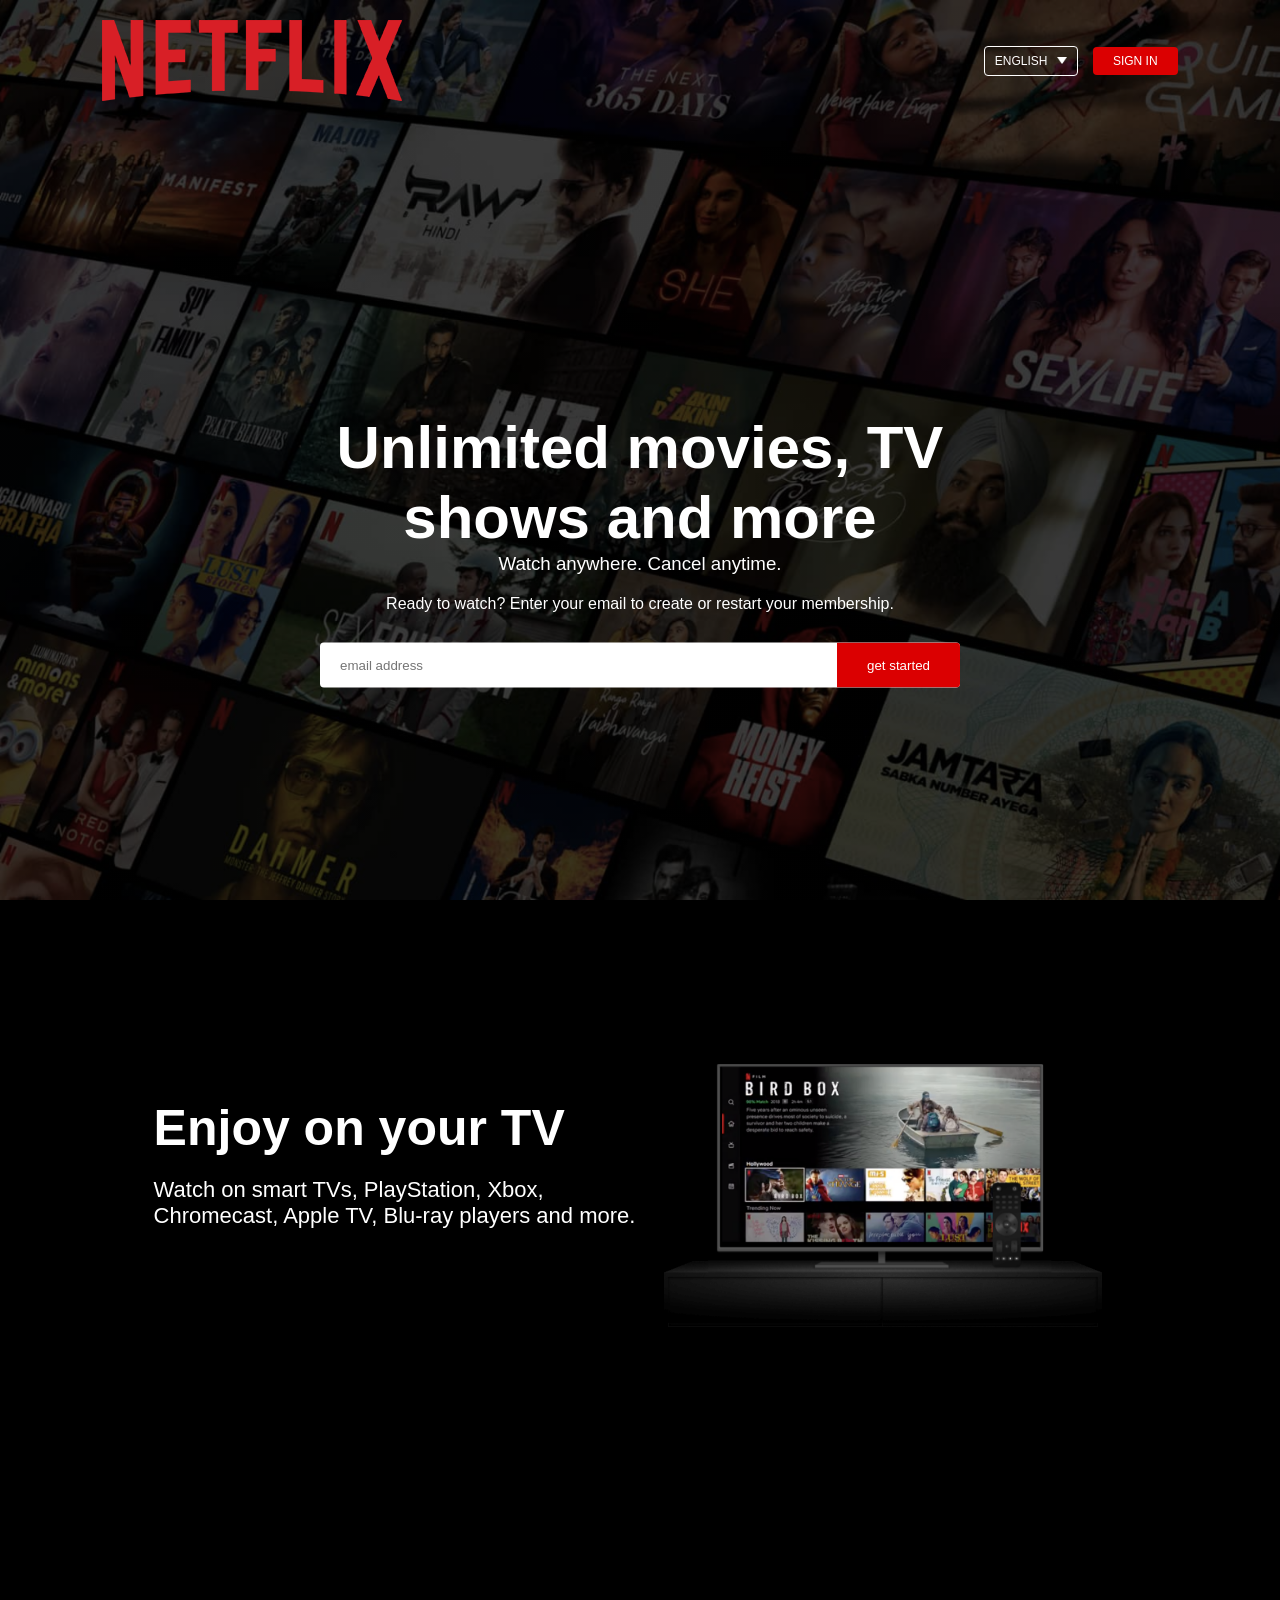
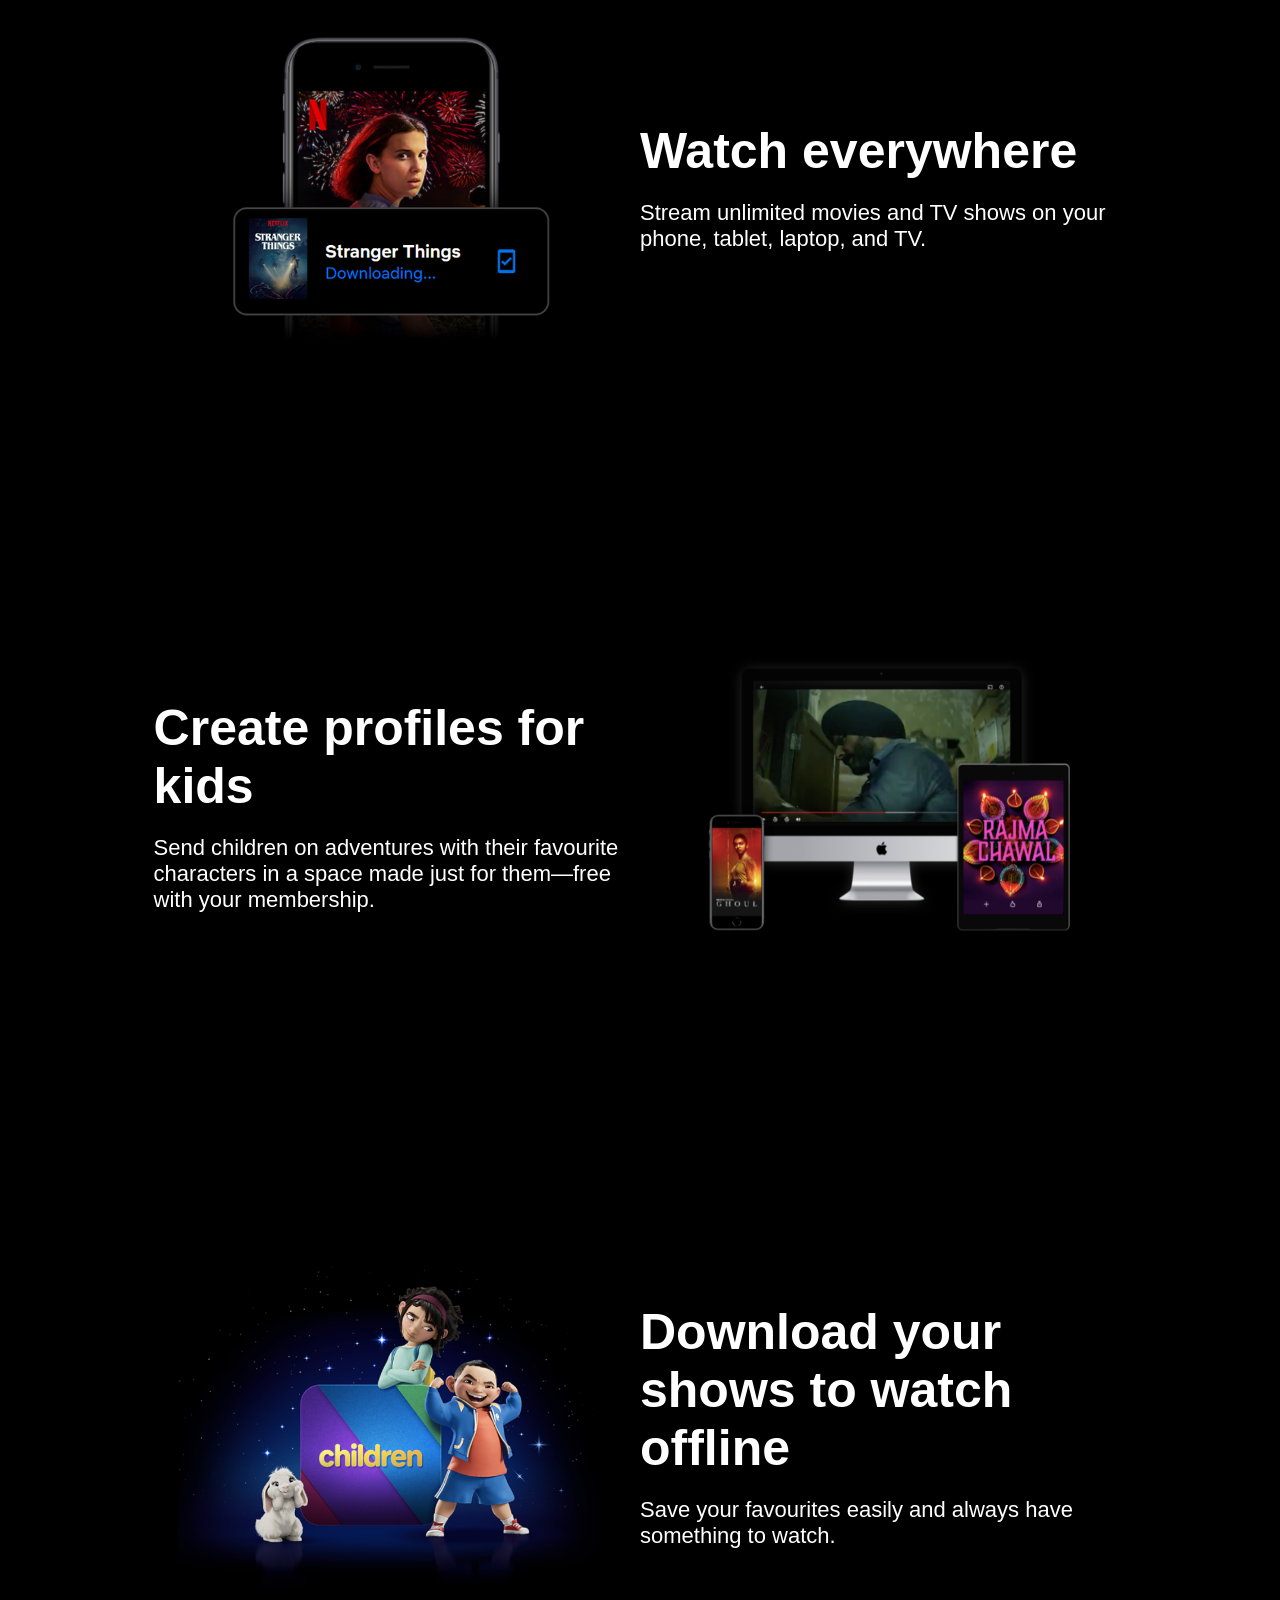
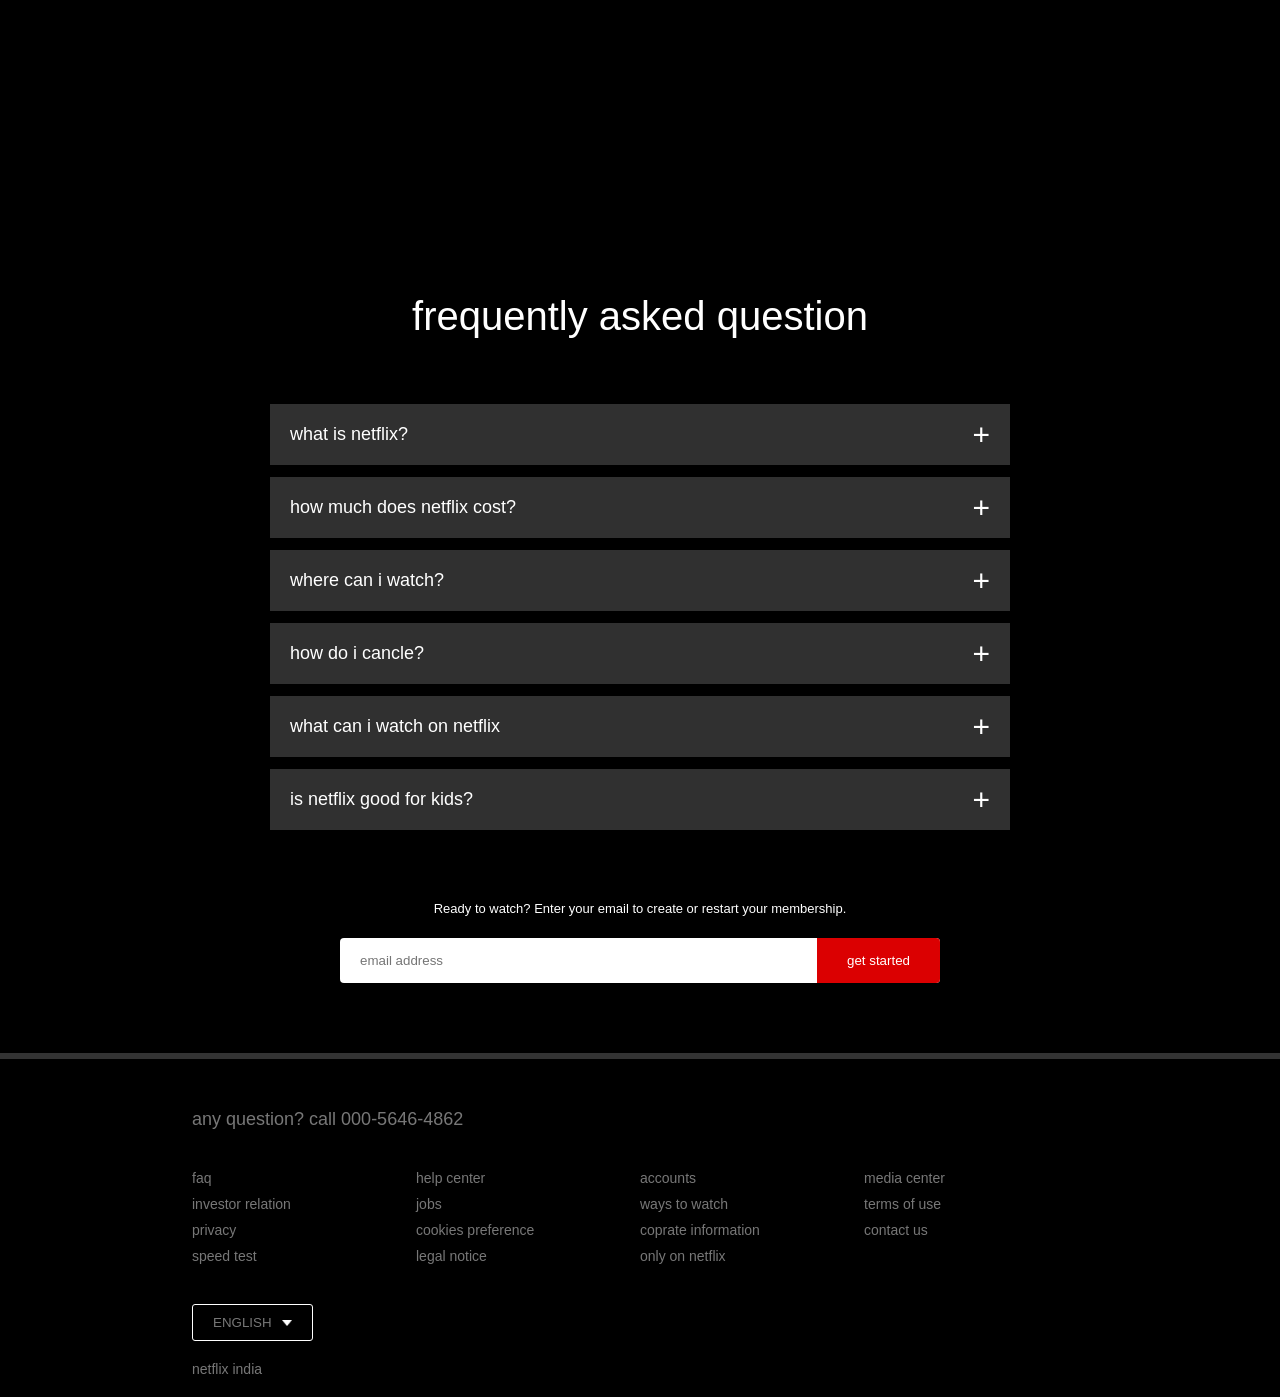
<file: index.html>
<!DOCTYPE html>
<html>
<head>
  <meta name="viewport" content="width=device-width, initial-scale=1.0">
  <title>netflix website clonel-easy tutrial</title>
  <link rel="stylesheet" href="style.css">
</head>
<body>
    <div
     class="header">
     <nav>
      <img src="./component/logo.png" class="logo">
      <div>
        <button type="menu" class="language-btn">ENGLISH <img src="./component/down-icon.png" alt=""></button>
        <button>SIGN IN</button>
      </div>
     </nav>
     <div class="header-content">
      <h1>Unlimited movies, TV shows and more</h1>
      <h3>Watch anywhere. Cancel anytime.</h3>
      <ph>Ready to watch? Enter your email to create or restart your membership.
      </ph>
      <form class="email-signup">
        <input type="emial" placeholder="email address" required>
        <button type="submit">get started</button>
      </form>
     </div>

    </div>
    <div class="feature">
    <div class="row">
      <div class="text-call">
      <h2>Enjoy on your TV</h2>
      <ph>Watch on smart TVs, PlayStation, Xbox, Chromecast, Apple TV, Blu-ray players and more.</ph>
    </div>
    <div class="img-call">
      <img src="./component/feature-1.png">
    </div>
    </div>
    <div class="row">
      <div class="img-call">
        <img src="./component/feature-2.png">
      </div>
      <div class="text-call">
      <h2>Watch everywhere</h2>
      <ph>Stream unlimited movies and TV shows on your phone, tablet, laptop, and TV.</ph>
    </div>
    </div>
    <div class="row">
      <div class="text-call">
      <h2>Create profiles for kids</h2>
      <ph>Send children on adventures with their favourite characters in a space made just for them—free with your membership.</ph>
    </div>
    <div class="img-call">
      <img src="./component/feature-3.png">
    </div>
    </div><div class="row">
      <div class="img-call">
        <img src="./component/feature-4.png">
      </div>
      <div class="text-call">
      <h2>Download your shows to watch offline</h2>
      <ph>Save your favourites easily and always have something to watch.</ph>
    </div>
    
    </div>
    
    </div>
    <div class="faq">
      <h2>frequently asked question</h2>
      <ul class="accordion">
        
        <li>
          <input type="radio" name="accordion" id="first">
          <label for="first">what is netflix?</label>
          <div class="content">
            <p></p>netflix is a streaming service that offers a wide variety of award-winning TV shows, movies, anime, documentaries and more – on thousands of internet-connected devices.You can watch as much as you want, whenever you want, without a single ad – all for one low monthly price. There's always something new to discover, and new TV shows and movies are added every week!</p>
          </div>

        </li>
        <li>
          <input type="radio" name="accordion" id="second">
          <label for="second">how much does netflix cost?</label>
          <div class="content">
            <p></p>Watch Netflix on your smartphone, tablet, Smart TV, laptop, or streaming device, all for one fixed monthly fee. Plans range from ₹ 149 to ₹ 649 a month. No extra costs, no contracts.</p>
          </div>

        </li>
        <li>
          <input type="radio" name="accordion" id="third">
          <label for="third">where can i watch?</label>
          <div class="content">
            <p></p>Watch anywhere, anytime. Sign in with your Netflix account to watch instantly on the web at netflix.com from your personal computer or on any internet-connected device that offers the Netflix app, including smart TVs, smartphones, tablets, streaming media players and game consoles.

            You can also download your favourite shows with the iOS, Android, or Windows 10 app. Use downloads to watch while you're on the go and without an internet connection. Take Netflix with you anywhere</p>
          </div>

        </li>
        <li>
          <input type="radio" name="accordion" id="four">
          <label for="four">how do i cancle?</label>
          <div class="content">
            <p></p>Netflix is flexible. There are no annoying contracts and no commitments. You can easily cancel your account online in two clicks. There are no cancellation fees – start or stop your account anytime</p>
          </div>

        </li>
        <li>
          <input type="radio" name="accordion" id="fifth">
          <label for="fifth">what can i watch on netflix</label>
          <div class="content">
            <p></p>Netflix has an extensive library of feature films, documentaries, TV shows, anime, award-winning Netflix originals, and more. Watch as much as you want, anytime you want.</p>
          </div>

        </li>
        <li>
          <input type="radio" name="accordion" id="sixth">
          <label for="sixth">is netflix good for kids?</label>
          <div class="content">
            <p></p>The Netflix Kids experience is included in your membership to give parents control while kids enjoy family-friendly TV shows and films in their own space.

            Kids profiles come with PIN-protected parental controls that let you restrict the maturity rating of content kids can watch and block specific titles you don’t want kids to see.</p>
          </div>

        </li>
      </ul>
      <small>Ready to watch? Enter your email to create or restart your membership.</small>
      <form class="email-signup">
        <input type="emial" placeholder="email address" required>
        <button type="submit">get started</button>
      </form>
    </div>
    <div class="footer">
      <h2>any question? call 000-5646-4862</h2>
      <div class="row">
        <div class="col">
          <a href="#">faq</a>
          <a href="#">investor relation</a>
          <a href="#">privacy</a>
          <a href="#">speed test</a>
        </div>
        <div class="col">
          <a href="#">help center</a>
          <a href="#">jobs</a>
          <a href="#">cookies preference</a>
          <a href="#">legal notice</a>
        </div><div class="col">
          <a href="#">accounts</a>
          <a href="#">ways to watch</a>
          <a href="#">coprate information</a>
          <a href="#">only on netflix</a>
        </div><div class="col">
          <a href="#">media center</a>
          <a href="#">terms of use </a>
          <a href="#">contact us</a>
          
        </div>
      </div>
      <button class="language-btn">ENGLISH <img src="./component/down-icon.png" alt=""></button>
    <p class="copyright-text">netflix india</p>
    </div>
</body>
</html>
</file>
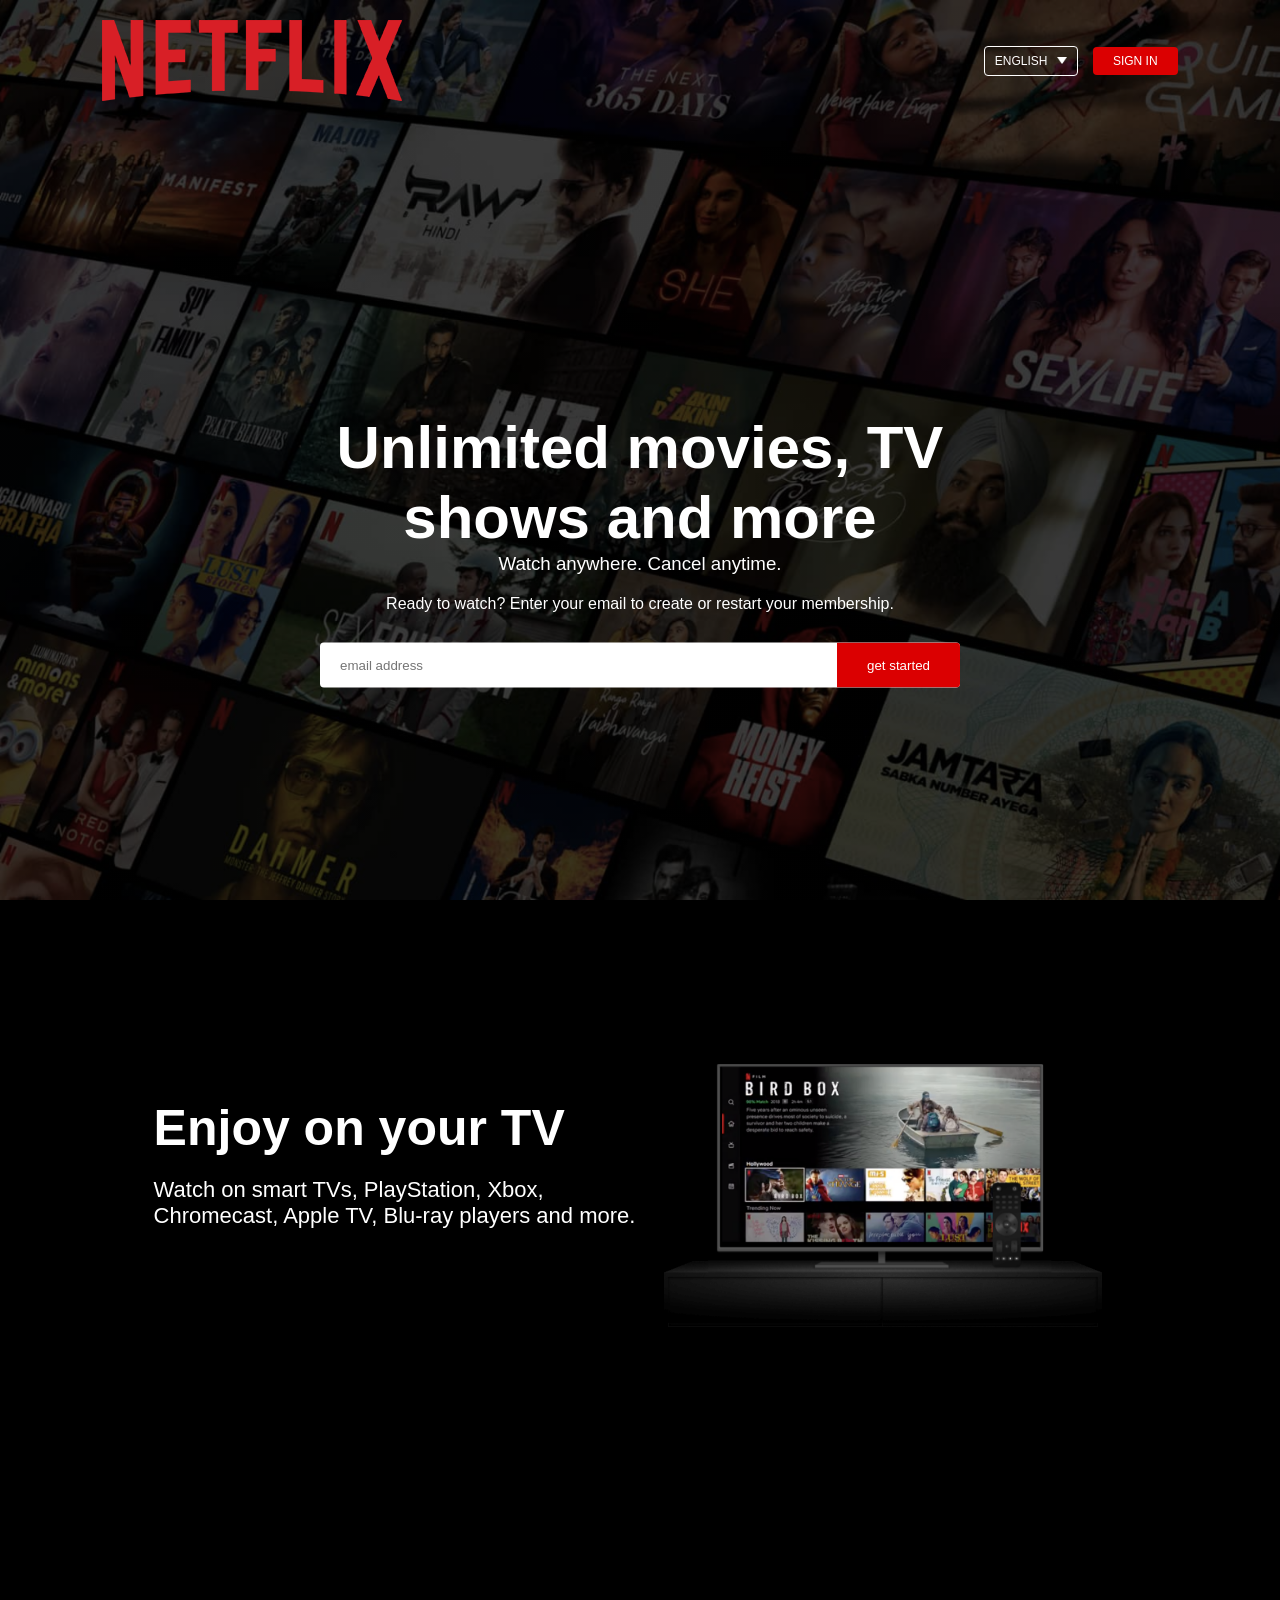
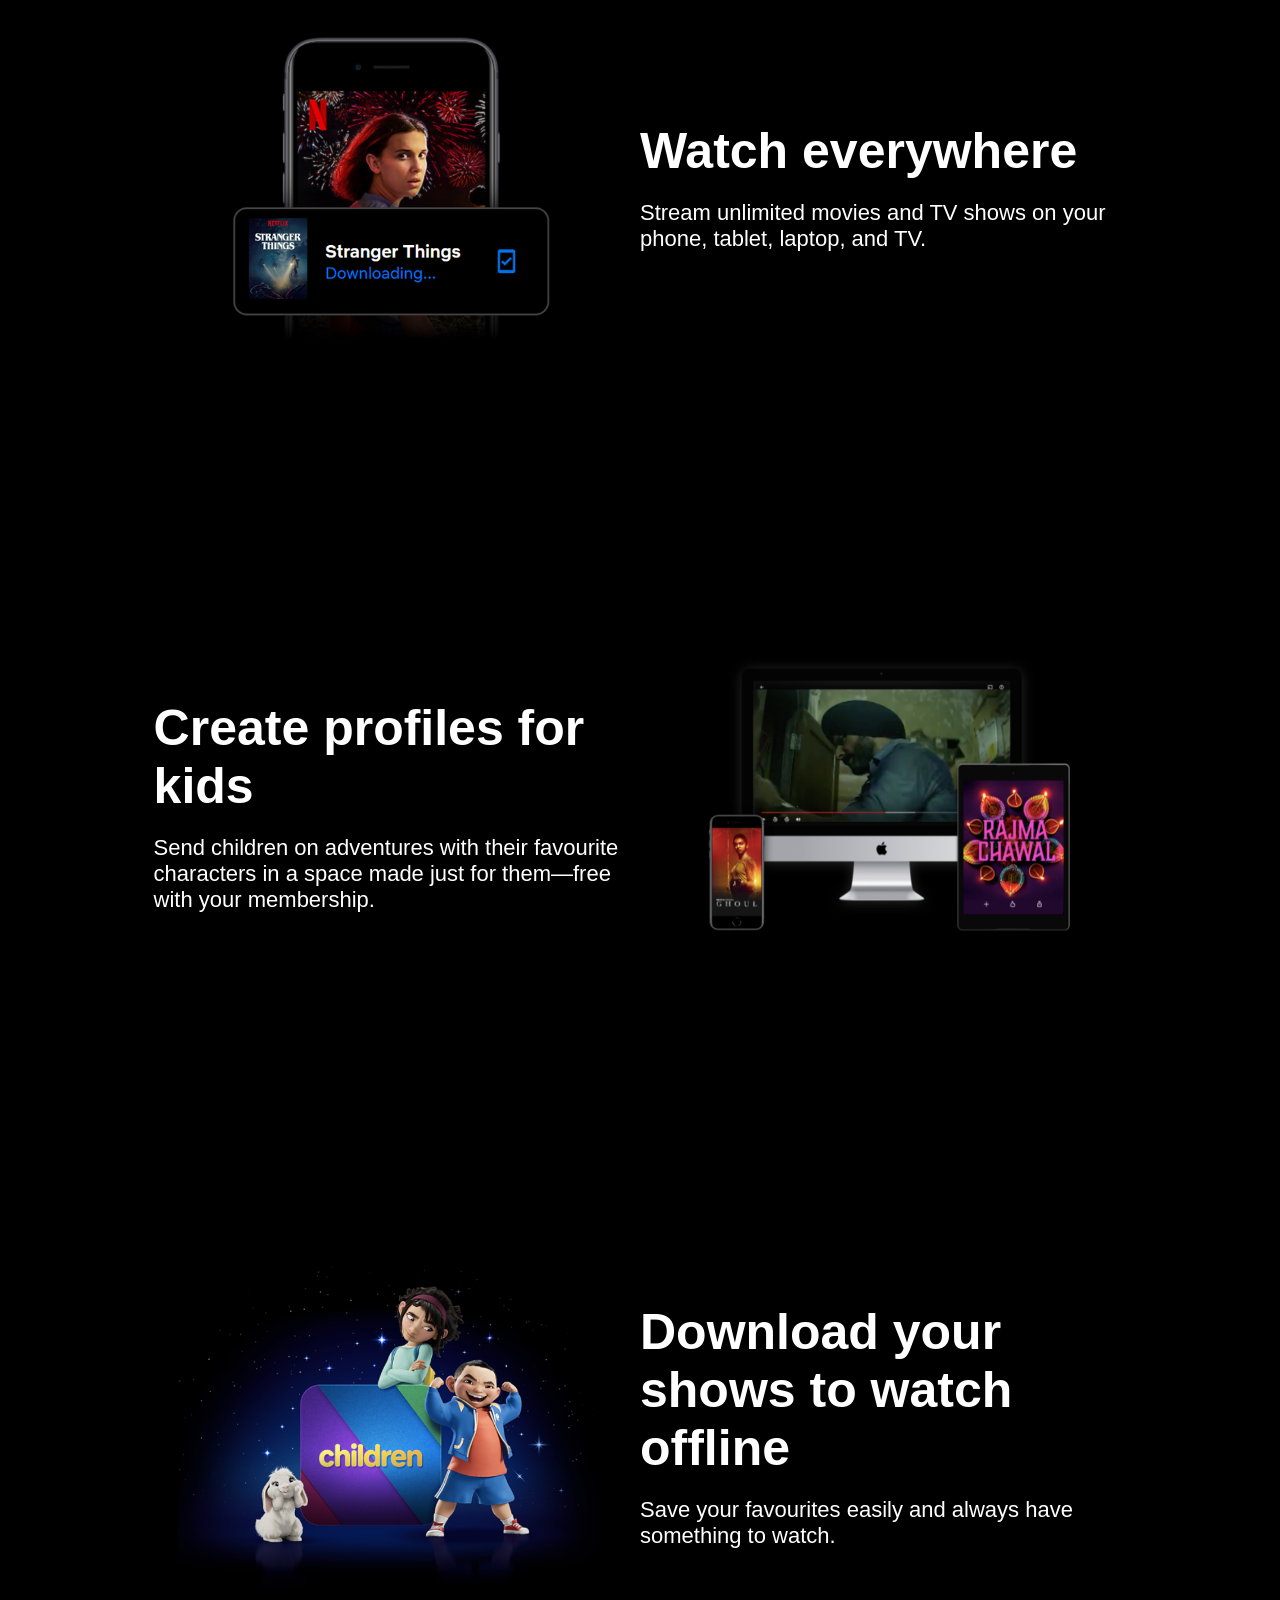
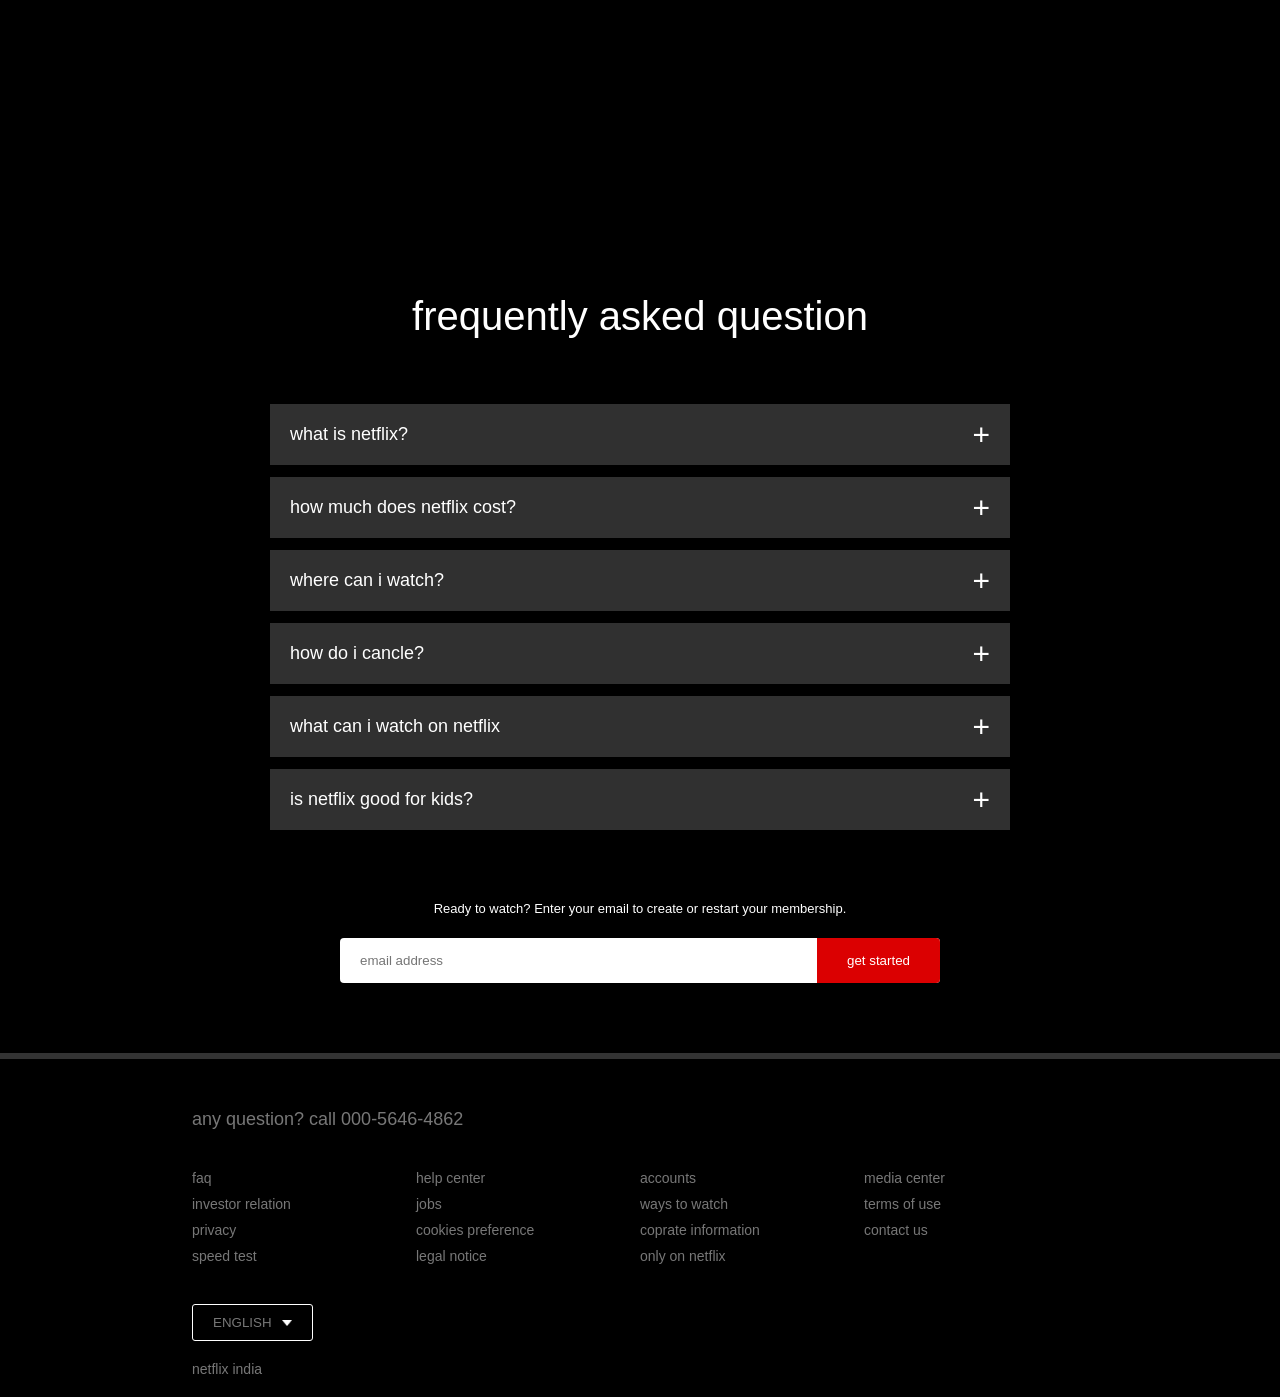
<file: netflix.html>
<!DOCTYPE html>
<html>
<head>
  <meta name="viewport" content="width=device-width, initial-scale=1.0">
  <title>netflix website clonel-easy tutrial</title>
  <link rel="stylesheet" href="style.css">
</head>
<body>
    <div
     class="header">
     <nav>
      <img src="./component/logo.png" class="logo">
      <div>
        <button class="language-btn">ENGLISH <img src="./component/down-icon.png" alt=""></button>
        <button>SIGN IN</button>
      </div>
     </nav>
     <div class="header-content">
      <h1>Unlimited movies, TV shows and more</h1>
      <h3>Watch anywhere. Cancel anytime.</h3>
      <ph>Ready to watch? Enter your email to create or restart your membership.
      </ph>
      <form class="email-signup">
        <input type="emial" placeholder="email address" required>
        <button type="submit">get started</button>
      </form>
     </div>

    </div>
    <div class="feature">
    <div class="row">
      <div class="text-call">
      <h2>Enjoy on your TV</h2>
      <ph>Watch on smart TVs, PlayStation, Xbox, Chromecast, Apple TV, Blu-ray players and more.</ph>
    </div>
    <div class="img-call">
      <img src="./component/feature-1.png">
    </div>
    </div>
    <div class="row">
      <div class="img-call">
        <img src="./component/feature-2.png">
      </div>
      <div class="text-call">
      <h2>Watch everywhere</h2>
      <ph>Stream unlimited movies and TV shows on your phone, tablet, laptop, and TV.</ph>
    </div>
    </div>
    <div class="row">
      <div class="text-call">
      <h2>Create profiles for kids</h2>
      <ph>Send children on adventures with their favourite characters in a space made just for them—free with your membership.</ph>
    </div>
    <div class="img-call">
      <img src="./component/feature-3.png">
    </div>
    </div><div class="row">
      <div class="img-call">
        <img src="./component/feature-4.png">
      </div>
      <div class="text-call">
      <h2>Download your shows to watch offline</h2>
      <ph>Save your favourites easily and always have something to watch.</ph>
    </div>
    
    </div>
    
    </div>
    <div class="faq">
      <h2>frequently asked question</h2>
      <ul class="accordion">
        
        <li>
          <input type="radio" name="accordion" id="first">
          <label for="first">what is netflix?</label>
          <div class="content">
            <p></p>netflix is a streaming service that offers a wide variety of award-winning TV shows, movies, anime, documentaries and more – on thousands of internet-connected devices.You can watch as much as you want, whenever you want, without a single ad – all for one low monthly price. There's always something new to discover, and new TV shows and movies are added every week!</p>
          </div>

        </li>
        <li>
          <input type="radio" name="accordion" id="second">
          <label for="second">how much does netflix cost?</label>
          <div class="content">
            <p></p>Watch Netflix on your smartphone, tablet, Smart TV, laptop, or streaming device, all for one fixed monthly fee. Plans range from ₹ 149 to ₹ 649 a month. No extra costs, no contracts.</p>
          </div>

        </li>
        <li>
          <input type="radio" name="accordion" id="third">
          <label for="third">where can i watch?</label>
          <div class="content">
            <p></p>Watch anywhere, anytime. Sign in with your Netflix account to watch instantly on the web at netflix.com from your personal computer or on any internet-connected device that offers the Netflix app, including smart TVs, smartphones, tablets, streaming media players and game consoles.

            You can also download your favourite shows with the iOS, Android, or Windows 10 app. Use downloads to watch while you're on the go and without an internet connection. Take Netflix with you anywhere</p>
          </div>

        </li>
        <li>
          <input type="radio" name="accordion" id="four">
          <label for="four">how do i cancle?</label>
          <div class="content">
            <p></p>Netflix is flexible. There are no annoying contracts and no commitments. You can easily cancel your account online in two clicks. There are no cancellation fees – start or stop your account anytime</p>
          </div>

        </li>
        <li>
          <input type="radio" name="accordion" id="fifth">
          <label for="fifth">what can i watch on netflix</label>
          <div class="content">
            <p></p>Netflix has an extensive library of feature films, documentaries, TV shows, anime, award-winning Netflix originals, and more. Watch as much as you want, anytime you want.</p>
          </div>

        </li>
        <li>
          <input type="radio" name="accordion" id="sixth">
          <label for="sixth">is netflix good for kids?</label>
          <div class="content">
            <p></p>The Netflix Kids experience is included in your membership to give parents control while kids enjoy family-friendly TV shows and films in their own space.

            Kids profiles come with PIN-protected parental controls that let you restrict the maturity rating of content kids can watch and block specific titles you don’t want kids to see.</p>
          </div>

        </li>
      </ul>
      <small>Ready to watch? Enter your email to create or restart your membership.</small>
      <form class="email-signup">
        <input type="emial" placeholder="email address" required>
        <button type="submit">get started</button>
      </form>
    </div>
    <div class="footer">
      <h2>any question? call 000-5646-4862</h2>
      <div class="row">
        <div class="col">
          <a href="#">faq</a>
          <a href="#">investor relation</a>
          <a href="#">privacy</a>
          <a href="#">speed test</a>
        </div>
        <div class="col">
          <a href="#">help center</a>
          <a href="#">jobs</a>
          <a href="#">cookies preference</a>
          <a href="#">legal notice</a>
        </div><div class="col">
          <a href="#">accounts</a>
          <a href="#">ways to watch</a>
          <a href="#">coprate information</a>
          <a href="#">only on netflix</a>
        </div><div class="col">
          <a href="#">media center</a>
          <a href="#">terms of use </a>
          <a href="#">contact us</a>
          
        </div>
      </div>
      <button class="language-btn">ENGLISH <img src="./component/down-icon.png" alt=""></button>
    <p class="copyright-text">netflix india</p>
    </div>
</body>
</html>
</file>
<file: style.css>
*{
    margin: 0;
    padding: 0;
    font-family:'poppins',sans-serif;
    box-sizing: border-box;

}
body{
    background-color:#000;
    color: #fff;
}
.header{
    width: 100%;
    height: 100vh;
    background-image: linear-gradient(rgba(0,0,0,0.7),rgba(0,0,0,0.7)),url("./component/header-image.png") ;
    background-size: cover;
    background-position: center;
    padding:10px 8%;
    position: relative;
}
 nav{
    display: flex;
    align-items: center;
    justify-content: space-between;
    padding: 10px 0;
 }
 .logo{
    width: 150px o;
    cursor: pointer;
 }
 nav button{
    border: 0;
    outline: 0;
    background: #db0001;
    color: #fff;
    padding: 7px 20px;
    font-size: 12px;
    border-radius: 4px;
    margin-left: 10px;
    cursor: pointer;
 }
 .language-btn{
    display: inline-flex;
    align-items: center;
    background: transparent;
    border: 1px solid #fff;
    padding: 7px 10px;
 }
 .language-btn img{
    width: 10px;
    margin-left: 10px;
 }
 .header-content{
   position: absolute;
   top: 50%;
   left: 50%;
   transform: translate(-50%,-50%);
   text-align: center;
   margin-top: 100px;
 }
 .header-content h1{
   font-size: 60px;
   line-height: 70px ;
   font-weight: 600px;
   max-width: 650px;
   
 }
 .header-content h3{
   font-weight:400 ;
   margin-bottom: 20px;
 }
 .email-signup{
   background-color: #fff;
   border-radius: 4px;
   display: flex;
   align-items: center;
   margin-top: 30px;
   overflow: hidden;
 }
 .email-signup input{
   flex: 1;
   outline: 0;
   border: 0;
   margin-left: 20px;
 }
 .email-signup button{
   background: #db0001;
   border: 0;
   outline: 0;
   color: #fff;
   font-size: 16;
   cursor: pointer;
   padding: 15px 30px;
 }
 /* ---------feature------ */
 .feature{
   padding: 50px 12%;
   font-size: 22px;
 }
 .row{
   display: flex;
   width: 100%;
   align-items: center;
   flex-wrap: wrap;
   padding: 50px 0;

 }
 .text-call{
   flex-basis: 50%;
   margin-bottom: 20%;
 }
 .img-call{
   flex-basis: 50%;
   margin-bottom: 20%;

 }
 .img-call img{
   display: block;
   width: 90%;
   margin: auto;
 }
 .feature h2{
   font-size: 50px;
   font-weight: 600;
   margin-bottom: 20px;
 }
 /* -------faq------ */
 .faq{
   padding: 10px 12%;
   text-align: center;
   font-size: 18px;
 }
 .faq h2{
   font-size: 40px;
   font-weight: 500;
 }
 .accordion{
   margin: 60px auto;
   width: 100%;
   max-width: 750px;
 }
 .accordion li{
   list-style: none;
   width: 100%;
   padding: 5px;
 }
 .accordion li label{
   display: flex;
   align-items: center;
   padding: 20px;
   font-size:18px ;
   font-weight:500 ;
   background: #303030;
   margin-bottom: 2px;
   cursor: pointer;
   position: relative;
 }
 label::after{
   content: '+';
   font-size: 30px;
   position: absolute;
   right: 20px;
   transition: transform 0.5s;
 }
 input[type="radio"]
 {
   display: none;
 }
 .accordion .content{
  background: #303030;
  text-align: left;
  padding: 0 20px;
  max-height: 0;
  overflow: hidden;
  transition: max-height 0.5s,padding 0.5s ;
 }
 .accordion input[type="radio"]:checked + label + .content{
   max-height: 600px;
   padding: 30px 20px;
 }
 .accordion input[type="radio"]:checked + label::after {
   transform: rotate(135deg);
 }
 .faq .email-signup{
   max-width: 600px;
   margin: 20px auto 60px;
 }
 .faq small{
   font-size: 13px;
 }
 /* -------------footer------ */
 .footer{
   padding: 50px 15% 10px;
   border-top: 6px solid #333;
   color: #777;
 }
 .footer h2{
   font-size: 18px ;
   font-weight: 400;
   margin-bottom: 30px;

 }
 .footer .col{
   flex-basis:25% ;
   flex-grow: 1;
   margin-bottom: 20px;
 }
 .footer .col a{
   display: block;
   text-decoration: none;
   color: #777;
   font-size: 14px;
   margin-bottom: 10px;
 }
 .footer .row{
   align-items: flex-start;
   padding: 10px 0;
 }
 .footer .language-btn{
   color: #777;
   padding: 10px 20px;
   border-radius: 3px;
 }
 .copyright-text{
  font-size: 14px ;
  margin-top: 20px ; 
  margin-bottom: 10px;
 }
 /* -----MEDIA QUAREIS FOR SMALL SCREEN-- */
 @media only screen and(max-width:600px) {
   .logo{
      width: 100px;
   }
   nav bottom {
      padding: 5px 10px;
   }
   nav .language-btn{
      padding: 4px 8px;
   }
   
 }
</file>
